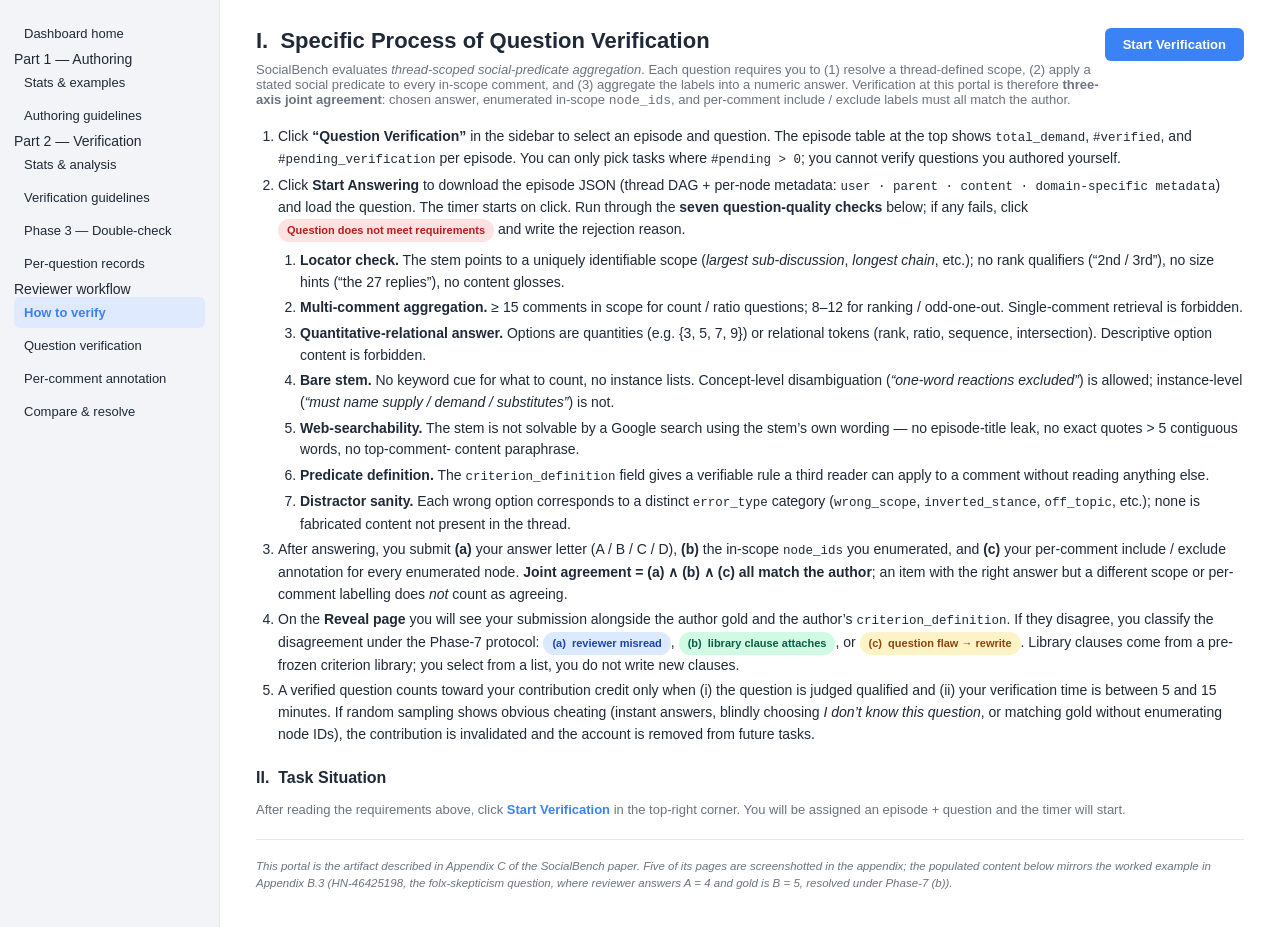
<file: index.html>
<!doctype html>
<html lang="en">
<head>
  <meta charset="utf-8">
  <meta name="viewport" content="width=1280">
  <title>SocialBench Verification Portal — Guidelines</title>
  <link rel="stylesheet" href="styles.css">
</head>
<body>
  <div class="app">

    <!-- ------------------ Sidebar ------------------ -->
    <aside class="sidebar">
      <nav class="sectioned">
        <a href="dashboard.html" class="nav-item nav-home">Dashboard home</a>
        <div class="nav-section">
          <div class="nav-section-title">Part&nbsp;1&nbsp;— Authoring</div>
          <a href="dashboard.html#authoring"            class="nav-item">Stats &amp; examples</a>
          <a href="dashboard.html#authoring-guidelines" class="nav-item">Authoring guidelines</a>
        </div>
        <div class="nav-section">
          <div class="nav-section-title">Part&nbsp;2&nbsp;— Verification</div>
          <a href="dashboard.html#verification"            class="nav-item">Stats &amp; analysis</a>
          <a href="dashboard.html#verification-guidelines" class="nav-item">Verification guidelines</a>
          <a href="dashboard.html#phase3"                  class="nav-item">Phase 3 — Double-check</a>
          <a href="dashboard.html#per-question"            class="nav-item">Per-question records</a>
        </div>
        <div class="nav-section">
          <div class="nav-section-title">Reviewer workflow</div>
          <a href="index.html"     class="nav-item">How to verify</a>
          <a href="solve.html"     class="nav-item">Question verification</a>
          <a href="annotate.html"  class="nav-item">Per-comment annotation</a>
          <a href="reveal.html"    class="nav-item">Compare &amp; resolve</a>
        </div>
      </nav>
    </aside>

    <!-- ------------------ Main panel ------------------ -->
    <main class="main">

      <div style="display: flex; justify-content: space-between; align-items: flex-start;">
        <div>
          <h1 class="page-title">I.&nbsp; Specific Process of Question Verification</h1>
          <div class="subtle">
            SocialBench evaluates <em>thread-scoped social-predicate aggregation</em>.
            Each question requires you to (1) resolve a thread-defined scope, (2) apply
            a stated social predicate to every in-scope comment, and (3) aggregate the
            labels into a numeric answer.
            Verification at this portal is therefore <strong>three-axis joint
            agreement</strong>: chosen answer, enumerated in-scope <code>node_ids</code>,
            and per-comment include / exclude labels must all match the author.
          </div>
        </div>
        <a href="solve.html" class="btn btn-primary" style="white-space: nowrap;">
          Start Verification
        </a>
      </div>

      <ol style="margin-top: 18px;">
        <li>
          Click <strong>“Question Verification”</strong> in the sidebar to select an
          episode and question. The episode table at the top shows
          <span class="mono">total_demand</span>,
          <span class="mono">#verified</span>, and
          <span class="mono">#pending_verification</span> per episode. You can only pick
          tasks where <span class="mono">#pending &gt; 0</span>; you cannot verify
          questions you authored yourself.
        </li>
        <li>
          Click <strong>Start Answering</strong> to download the episode JSON
          (thread DAG + per-node metadata: <span class="mono">user · parent ·
          content · domain-specific metadata</span>) and load the question.
          The timer starts on click. Run through the
          <strong>seven question-quality checks</strong> below; if any fails, click
          <span class="chip chip-red">Question does not meet requirements</span>
          and write the rejection reason.
          <ol style="margin-top: 8px;">
            <li><strong>Locator check.</strong> The stem points to a uniquely
                identifiable scope (<em>largest sub-discussion</em>,
                <em>longest chain</em>, etc.); no rank qualifiers
                (“2nd / 3rd”), no size hints (“the 27 replies”), no content
                glosses.</li>
            <li><strong>Multi-comment aggregation.</strong> &ge;&nbsp;15 comments in
                scope for count / ratio questions; 8–12 for ranking / odd-one-out.
                Single-comment retrieval is forbidden.</li>
            <li><strong>Quantitative-relational answer.</strong> Options are
                quantities (e.g. {3, 5, 7, 9}) or relational tokens (rank, ratio,
                sequence, intersection). Descriptive option content is forbidden.</li>
            <li><strong>Bare stem.</strong> No keyword cue for what to count, no
                instance lists. Concept-level disambiguation
                (<em>“one-word reactions excluded”</em>) is allowed; instance-level
                (<em>“must name supply / demand / substitutes”</em>) is not.</li>
            <li><strong>Web-searchability.</strong> The stem is not solvable by a
                Google search using the stem’s own wording — no episode-title
                leak, no exact quotes &gt; 5 contiguous words, no top-comment-
                content paraphrase.</li>
            <li><strong>Predicate definition.</strong> The
                <span class="mono">criterion_definition</span> field gives a verifiable
                rule a third reader can apply to a comment without reading anything
                else.</li>
            <li><strong>Distractor sanity.</strong> Each wrong option corresponds to
                a distinct <span class="mono">error_type</span> category
                (<span class="mono">wrong_scope</span>,
                <span class="mono">inverted_stance</span>,
                <span class="mono">off_topic</span>, etc.); none is fabricated content
                not present in the thread.</li>
          </ol>
        </li>
        <li>
          After answering, you submit
          <strong>(a)</strong> your answer letter (A / B / C / D),
          <strong>(b)</strong> the in-scope <span class="mono">node_ids</span> you
          enumerated, and
          <strong>(c)</strong> your per-comment include / exclude annotation for every
          enumerated node. <strong>Joint agreement = (a) ∧ (b) ∧ (c) all match the
          author</strong>; an item with the right answer but a different scope or
          per-comment labelling does <em>not</em> count as agreeing.
        </li>
        <li>
          On the <strong>Reveal page</strong> you will see your submission alongside the
          author gold and the author’s <span class="mono">criterion_definition</span>.
          If they disagree, you classify the disagreement under the Phase-7 protocol:
          <span class="chip chip-blue">(a)&nbsp; reviewer misread</span>,
          <span class="chip chip-green">(b)&nbsp; library clause attaches</span>, or
          <span class="chip chip-amber">(c)&nbsp; question flaw → rewrite</span>. Library
          clauses come from a pre-frozen criterion library; you select from a list, you
          do not write new clauses.
        </li>
        <li>
          A verified question counts toward your contribution credit only when
          (i) the question is judged qualified and (ii) your verification time is
          between 5 and 15 minutes. If random sampling shows obvious cheating
          (instant answers, blindly choosing
          <em>I don’t know this question</em>, or matching gold without enumerating
          node IDs), the contribution is invalidated and the account is removed
          from future tasks.
        </li>
      </ol>

      <h2 class="page-section">II.&nbsp; Task Situation</h2>
      <p class="subtle">
        After reading the requirements above, click
        <a href="solve.html"><strong>Start Verification</strong></a> in the top-right
        corner. You will be assigned an episode + question and the timer will start.
      </p>

      <hr>
      <p class="hint">
        This portal is the artifact described in Appendix C of the SocialBench paper.
        Five of its pages are screenshotted in the appendix; the populated content
        below mirrors the worked example in Appendix B.3 (HN-46425198, the
        <em>folx</em>-skepticism question, where reviewer answers&nbsp;A&nbsp;=&nbsp;4
        and gold is&nbsp;B&nbsp;=&nbsp;5, resolved under Phase-7 (b)).
      </p>
    </main>
  </div>
  <script src="app.js"></script>

<script>
(function(){
  var here = (location.pathname.split('/').pop() || 'dashboard.html');
  document.querySelectorAll('.sidebar .nav-item').forEach(function(a){
    if (a.getAttribute('href') === here) a.classList.add('active');
  });
})();
</script>
</body>
</html>
</file>
<file: styles.css>
/* SocialBench human-evaluation portal — shared styles
   Palette mirrors framework_overview (Okabe-Ito-aligned, paper-friendly).
   No build system; vanilla CSS only. */

:root {
  --sidebar-bg:   #F2F4F7;
  --sidebar-hi:   #E0EAFE;
  --sidebar-blue: #3B82F6;
  --card-bg:      #FFFFFF;
  --page-bg:      #F9FAFB;
  --text:         #1F2937;
  --subtext:      #6B7280;
  --rule:         #E5E7EB;
  --accent:       #3B82F6;
  --accent-hover: #2563EB;
  --good:         #10B981;
  --warn:         #EF4444;
  --warn-bg:      #FEE2E2;
  --warn-text:    #B91C1C;
  --info-bg:      #EEF2FF;
  --chip-blue:    #DBEAFE;
  --chip-blue-tx: #1E40AF;
  --chip-green:   #D1FAE5;
  --chip-green-tx:#065F46;
  --chip-amber:   #FEF3C7;
  --chip-amber-tx:#92400E;
  --chip-red:     #FEE2E2;
  --chip-red-tx:  #B91C1C;
  --chip-grey:    #F3F4F6;
  --chip-grey-tx: #374151;
  --joint-warn:   #FEF3C7;
  --joint-border: #FCD34D;
}

* {
  box-sizing: border-box;
}

html, body {
  margin: 0;
  padding: 0;
  height: 100%;
  font-family: -apple-system, BlinkMacSystemFont, "Inter", "Helvetica Neue",
               Helvetica, Arial, "Segoe UI", sans-serif;
  font-size: 14px;
  color: var(--text);
  background: var(--page-bg);
  -webkit-font-smoothing: antialiased;
  -moz-osx-font-smoothing: grayscale;
}

a {
  color: var(--accent);
  text-decoration: none;
}
a:hover { color: var(--accent-hover); text-decoration: underline; }

.app {
  display: grid;
  grid-template-columns: 220px 1fr;
  min-height: 100vh;
}

/* ---------------- Sidebar ---------------- */

.sidebar {
  background: var(--sidebar-bg);
  padding: 18px 14px;
  border-right: 1px solid var(--rule);
}

.sidebar .welcome {
  font-size: 11px;
  color: var(--subtext);
  display: flex;
  justify-content: space-between;
  align-items: center;
  padding-bottom: 14px;
  border-bottom: 1px solid var(--rule);
  margin-bottom: 14px;
}

.sidebar .welcome .logout {
  background: #E5E7EB;
  border-radius: 4px;
  padding: 3px 8px;
  font-size: 10px;
  color: var(--text);
  cursor: pointer;
}
.sidebar .welcome .logout:hover { background: #D1D5DB; }

.sidebar nav a {
  display: block;
  padding: 8px 10px;
  margin-bottom: 2px;
  border-radius: 6px;
  font-size: 13px;
  color: var(--text);
}
.sidebar nav a:hover {
  background: #E9EDF3;
  text-decoration: none;
}
.sidebar nav a.active {
  background: var(--sidebar-hi);
  color: var(--sidebar-blue);
  font-weight: 600;
}

/* ---------------- Main panel ---------------- */

.main {
  padding: 28px 36px;
  background: var(--card-bg);
  min-width: 0;
}

.crumb {
  font-size: 12px;
  color: var(--subtext);
  margin-bottom: 8px;
}

h1.page-title {
  font-size: 22px;
  font-weight: 700;
  margin: 0 0 8px 0;
  color: var(--text);
}
h2.page-section {
  font-size: 16px;
  font-weight: 700;
  margin: 24px 0 10px 0;
  color: var(--text);
}

p, li { line-height: 1.55; }
ol, ul { padding-left: 22px; }
ol li, ul li { margin: 4px 0; }

.subtle { color: var(--subtext); font-size: 13px; }
.italic { font-style: italic; }
.mono { font-family: SFMono-Regular, Menlo, Consolas, monospace;
        font-size: 12.5px; }

/* ---------------- Buttons ---------------- */

.btn {
  display: inline-block;
  padding: 9px 18px;
  border-radius: 6px;
  font-size: 13px;
  font-weight: 600;
  border: none;
  cursor: pointer;
  font-family: inherit;
  transition: background 120ms ease;
  text-decoration: none;
}
.btn-primary {
  background: var(--accent); color: white;
}
.btn-primary:hover { background: var(--accent-hover); color: white; }
.btn-warn {
  background: var(--warn-bg); color: var(--warn-text);
}
.btn-warn:hover { background: #FCA5A5; color: white; }
.btn-grey {
  background: #F3F4F6; color: var(--text); border: 1px solid var(--rule);
}
.btn-grey:hover { background: #E5E7EB; }
.btn-block { display: block; width: 100%; text-align: center; margin-bottom: 10px; }

/* ---------------- Form controls ---------------- */

select, input[type="text"], textarea {
  font-family: inherit;
  font-size: 13px;
  padding: 8px 10px;
  border: 1px solid var(--rule);
  border-radius: 5px;
  background: white;
  color: var(--text);
  outline: none;
}
select:focus, input:focus, textarea:focus { border-color: var(--accent); }

.field-label {
  font-size: 12px;
  color: var(--subtext);
  margin-top: 14px;
  margin-bottom: 4px;
}

.dropdown { width: 56%; max-width: 420px; }

/* ---------------- Chips ---------------- */

.chip {
  display: inline-block;
  padding: 3px 9px;
  border-radius: 999px;
  font-size: 11px;
  font-weight: 600;
}
.chip-blue   { background: var(--chip-blue);  color: var(--chip-blue-tx); }
.chip-green  { background: var(--chip-green); color: var(--chip-green-tx); }
.chip-amber  { background: var(--chip-amber); color: var(--chip-amber-tx); }
.chip-red    { background: var(--chip-red);   color: var(--chip-red-tx); }
.chip-grey   { background: var(--chip-grey);  color: var(--chip-grey-tx); }

/* ---------------- Cards / panels ---------------- */

.card {
  background: white;
  border: 1px solid var(--rule);
  border-radius: 8px;
  padding: 16px 18px;
}
.card-info {
  background: var(--info-bg);
  border-color: #C7D2FE;
}
.card-amber {
  background: var(--joint-warn);
  border: 1px solid var(--joint-border);
}

.callout-warn {
  background: var(--warn-bg);
  border-left: 4px solid var(--warn);
  padding: 10px 14px;
  border-radius: 4px;
  font-size: 13px;
  color: var(--warn-text);
}

/* ---------------- Layout helpers ---------------- */

.grid-2 {
  display: grid;
  grid-template-columns: 1fr 1fr;
  gap: 18px;
}
.grid-side {
  display: grid;
  grid-template-columns: 1fr 380px;
  gap: 24px;
}

.flex-row {
  display: flex;
  align-items: center;
  gap: 8px;
  flex-wrap: wrap;
}

hr {
  border: none;
  border-top: 1px solid var(--rule);
  margin: 18px 0;
}

/* ---------------- Tables ---------------- */

table {
  width: 100%;
  border-collapse: collapse;
  font-size: 12.5px;
}
table th {
  background: #E5E7EB;
  text-align: left;
  font-size: 11.5px;
  text-transform: uppercase;
  letter-spacing: 0.03em;
  color: var(--text);
  padding: 8px 10px;
  font-weight: 700;
}
table td {
  padding: 9px 10px;
  border-bottom: 1px solid var(--rule);
  vertical-align: top;
  color: var(--text);
}
table tr:nth-child(2n) td { background: #FAFAFA; }
table tr:hover td { background: #F3F4F6; }
.col-mono { font-family: SFMono-Regular, Menlo, Consolas, monospace;
            font-size: 11.5px; color: var(--accent); }

/* ---------------- Radio (Phase-7 (a)/(b)/(c)) ---------------- */

.radio-row {
  display: flex;
  align-items: flex-start;
  gap: 10px;
  padding: 10px 12px;
  border: 1px solid var(--rule);
  border-radius: 6px;
  margin-bottom: 8px;
  cursor: pointer;
  background: white;
}
.radio-row:hover { background: #F9FAFB; }
.radio-row input[type="radio"] {
  margin-top: 3px;
  cursor: pointer;
  accent-color: var(--accent);
}
.radio-row.selected {
  background: #EFF6FF;
  border-color: var(--accent);
}
.radio-row .head {
  font-weight: 700;
  font-size: 13px;
  color: var(--text);
}
.radio-row .body {
  color: var(--subtext);
  font-size: 12px;
  margin-top: 3px;
  line-height: 1.5;
}

/* ---------------- Stat / verdict banner ---------------- */

.banner-warn {
  background: var(--joint-warn);
  border: 1px solid var(--joint-border);
  border-radius: 6px;
  padding: 12px 14px;
  font-size: 13.5px;
  font-weight: 600;
  color: #92400E;
  margin: 14px 0;
}

/* ---------------- Demographics (inline SVG pies) ---------------- */

.pies {
  display: grid;
  grid-template-columns: repeat(4, 1fr);
  gap: 18px;
  margin-top: 20px;
}
.pies .pie-card {
  background: white;
  border: 1px solid var(--rule);
  border-radius: 8px;
  padding: 12px;
  text-align: center;
}
.pies .pie-card svg { width: 100%; height: auto; max-height: 200px; }
.pies .pie-card h3 {
  font-size: 13px;
  margin: 8px 0 4px 0;
  color: var(--text);
  font-weight: 700;
}
.pies .pie-card .legend {
  font-size: 11px;
  color: var(--subtext);
  text-align: left;
  margin-top: 6px;
  line-height: 1.5;
}
.pies .pie-card .legend .swatch {
  display: inline-block;
  width: 9px; height: 9px;
  border-radius: 2px;
  margin-right: 5px;
  vertical-align: middle;
}

/* ---------------- Tally bar (annotate page) ---------------- */

.tally {
  display: flex;
  gap: 22px;
  padding: 12px 14px;
  background: #F0F9FF;
  border: 1px solid #BAE6FD;
  border-radius: 6px;
  margin-top: 14px;
  font-size: 13px;
  align-items: center;
}
.tally .item .num {
  font-weight: 700;
  color: var(--text);
  margin-right: 6px;
}
.tally .item .lbl {
  color: var(--subtext);
}
.tally .agg {
  margin-left: auto;
  font-weight: 700;
  color: var(--accent);
  font-size: 14px;
}

/* ---------------- Footer / hint ---------------- */

.hint {
  font-size: 11.5px;
  color: var(--subtext);
  margin-top: 8px;
  font-style: italic;
}
</file>
